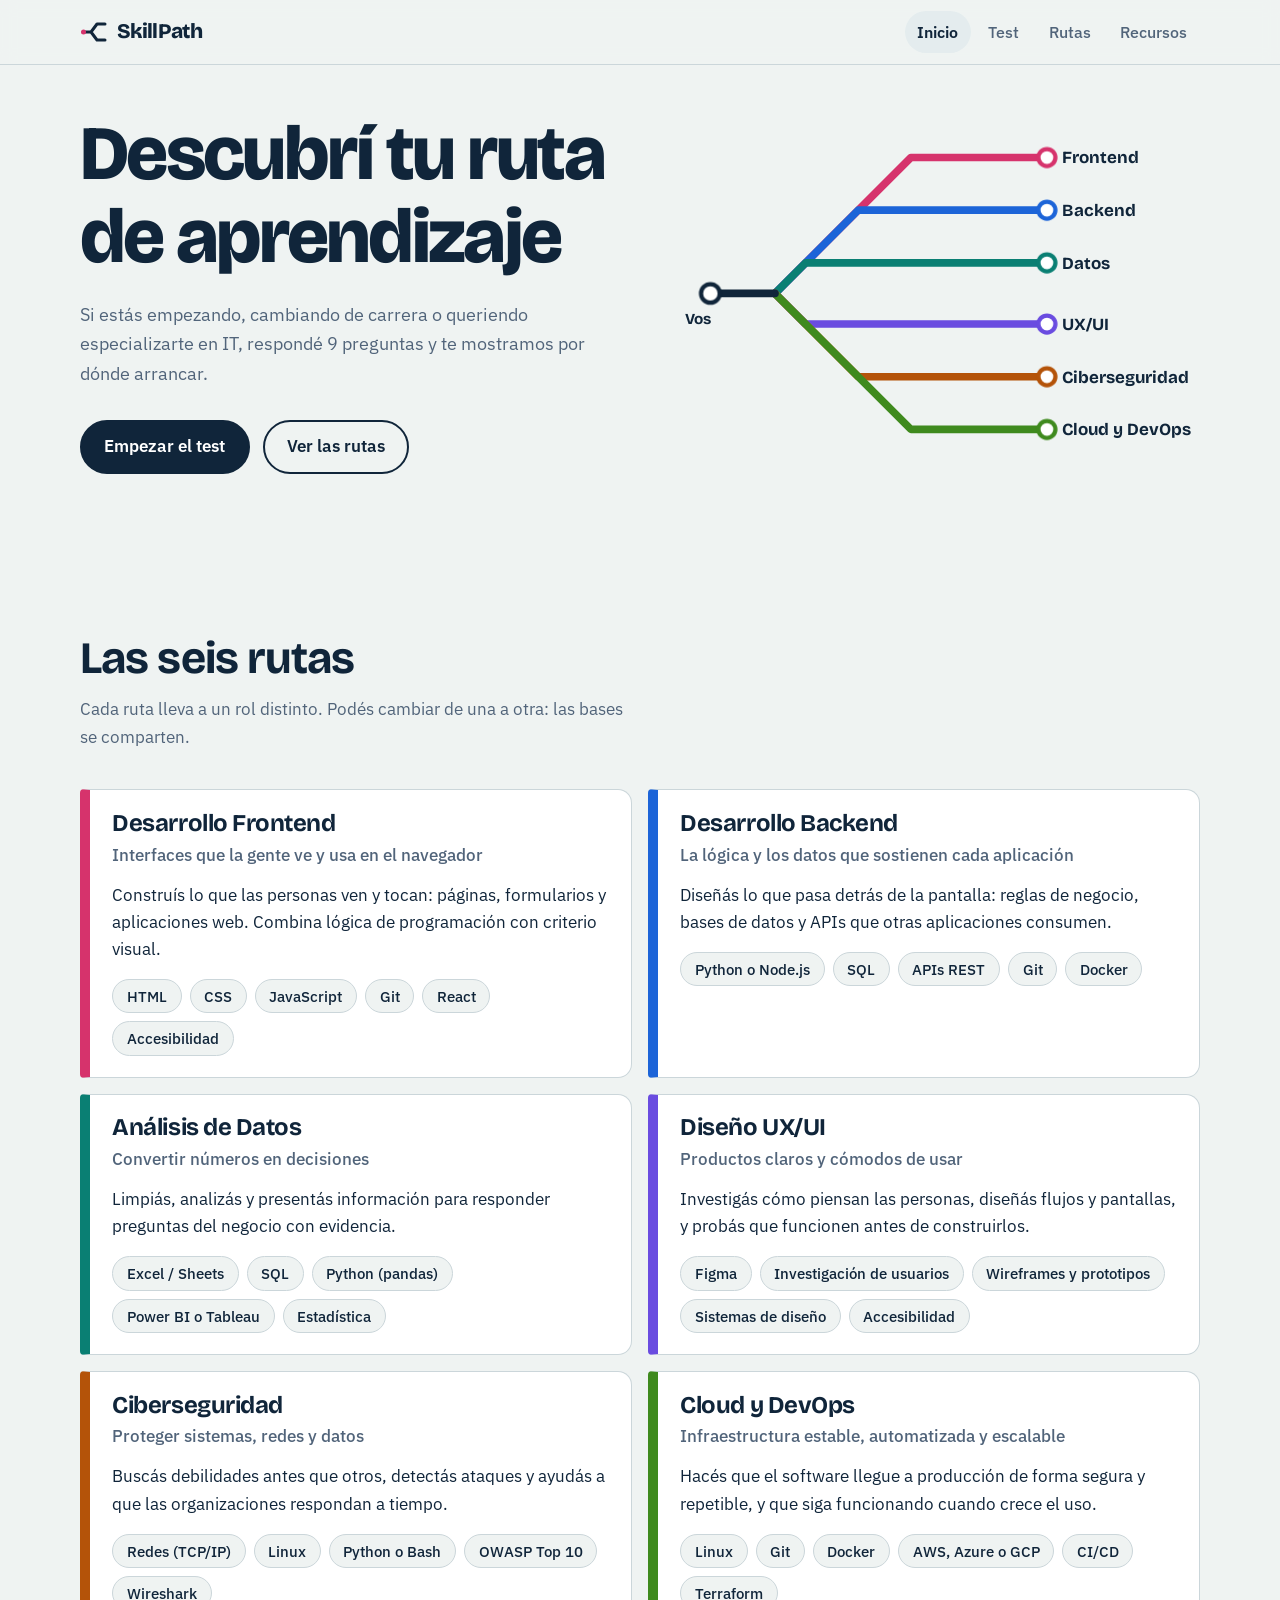
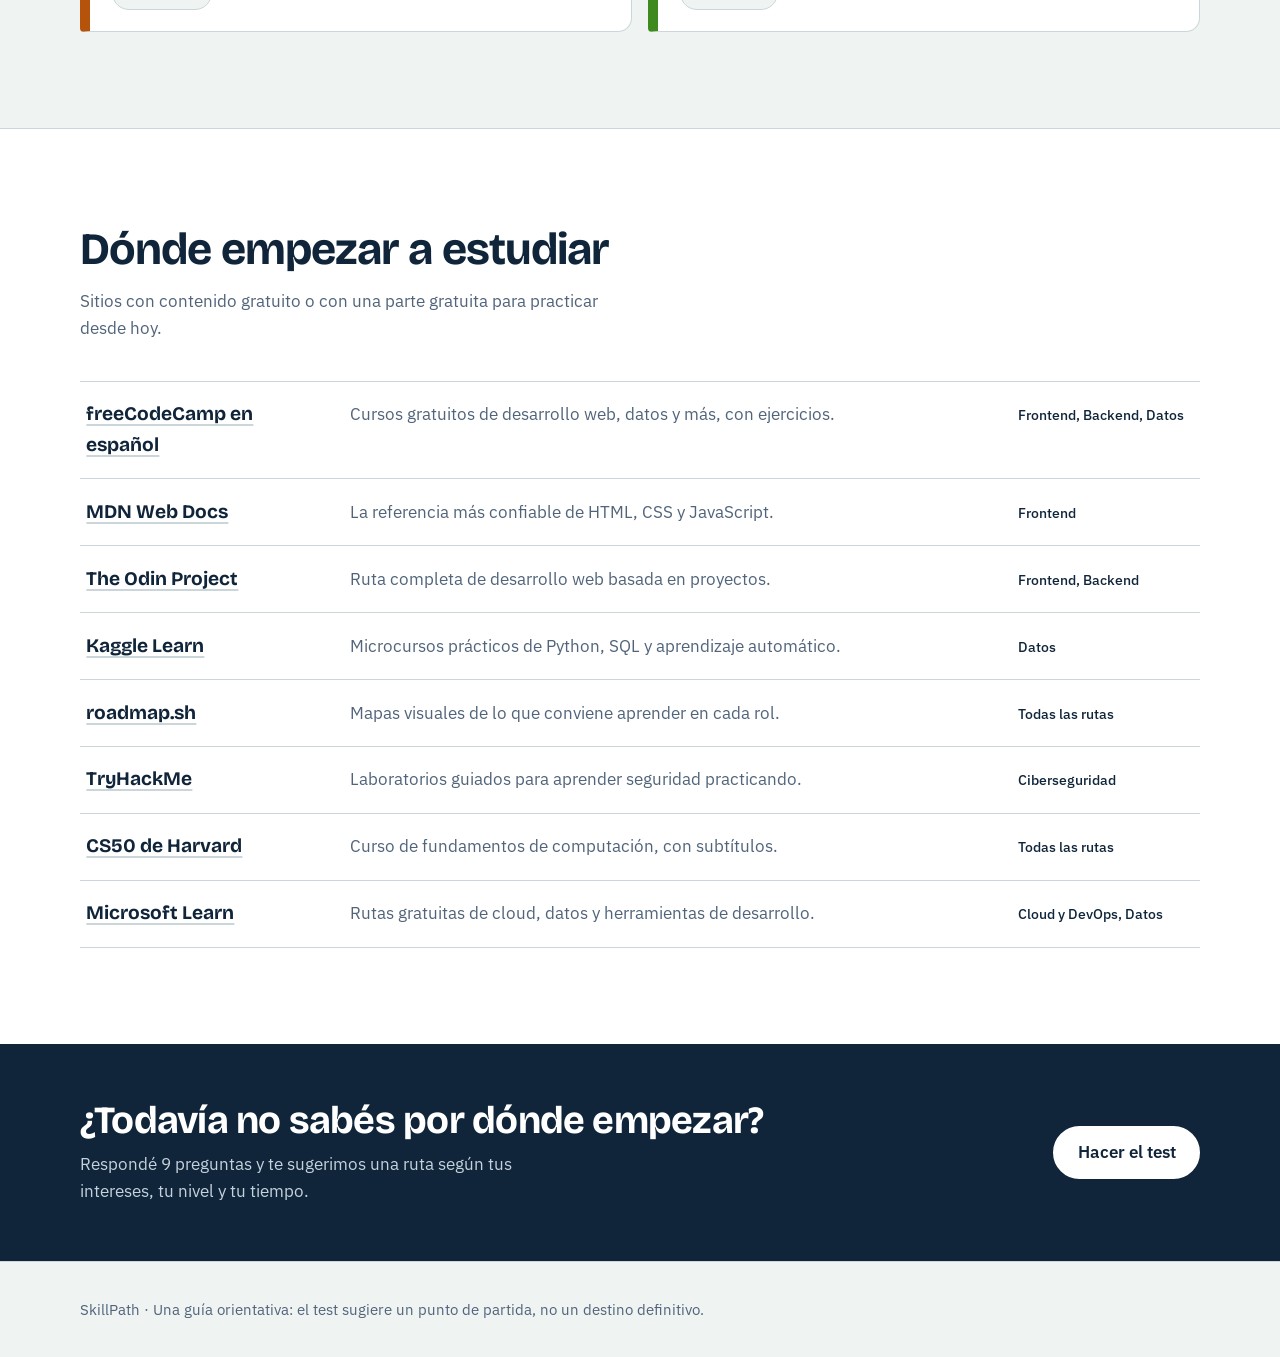
<file: index.html>
<!DOCTYPE html>
<html lang="es">
<head>
  <meta charset="UTF-8">
  <meta name="viewport" content="width=device-width, initial-scale=1">
  <title>SkillPath · Descubrí tu ruta de aprendizaje en tecnología</title>
  <meta name="description" content="Respondé 9 preguntas y descubrí qué ruta de aprendizaje IT se ajusta mejor a vos: Frontend, Backend, Datos, UX/UI, Ciberseguridad o Cloud y DevOps.">

  <!-- Tipografías (Google Fonts). Si no cargan, el navegador usa las de respaldo -->
  <link rel="preconnect" href="https://fonts.googleapis.com">
  <link rel="preconnect" href="https://fonts.gstatic.com" crossorigin>
  <link href="https://fonts.googleapis.com/css2?family=Bricolage+Grotesque:wght@500;700;800&family=IBM+Plex+Sans:wght@400;500;600&display=swap" rel="stylesheet">

  <link rel="stylesheet" href="style.css">
</head>

<body>
  <a class="skip-link" href="#main">Saltar al contenido</a>

  <!-- ===================== ENCABEZADO ===================== -->
  <header class="site-header">
    <div class="wrap header-inner">
      <a class="logo" href="#inicio" aria-label="SkillPath, ir al inicio">
        <!-- Logo: dos líneas que se separan desde un punto -->
        <svg viewBox="0 0 28 28" aria-hidden="true">
          <path d="M3 14h8l6-8h8M11 14l6 8h8" fill="none" stroke="#10253A" stroke-width="3" stroke-linecap="round" stroke-linejoin="round"/>
          <circle cx="3.5" cy="14" r="2.5" fill="#D6336C"/>
        </svg>
        SkillPath
      </a>
      <nav aria-label="Principal">
        <ul class="nav-list" id="navList">
          <li><a href="#inicio">Inicio</a></li>
          <li><a href="test.html">Test</a></li>
          <li><a href="#rutas">Rutas</a></li>
          <li><a href="#recursos">Recursos</a></li>
        </ul>
      </nav>
    </div>
  </header>

  <main id="main">

    <!-- ===================== HERO ===================== -->
    <section id="inicio" class="hero" aria-labelledby="hero-title">
      <div class="wrap hero-grid">
        <div>
          <h1 id="hero-title">Descubrí tu ruta de aprendizaje</h1>
          <p class="lead">
            Si estás empezando, cambiando de carrera o queriendo especializarte en IT, respondé 9 preguntas y te
            mostramos por dónde arrancar.
          </p>
          <div class="hero-actions">
            <a class="btn btn-primary" href="test.html" id="ctaStart">Empezar el test</a>
            <a class="btn btn-ghost" href="#rutas">Ver las rutas</a>
          </div>
        </div>

        <!-- Mapa decorativo: seis líneas parten de un mismo punto -->
        <svg class="route-map" viewBox="0 0 620 420" role="img" aria-label="Mapa con seis rutas que salen de un mismo punto de partida: Frontend, Backend, Datos, UX/UI, Ciberseguridad y Cloud y DevOps">
          <path class="line" pathLength="1" style="stroke:var(--front)" d="M120 210 L280 50 L440 50"/>
          <path class="line" pathLength="1" style="stroke:var(--back)"  d="M120 210 L218 112 L440 112"/>
          <path class="line" pathLength="1" style="stroke:var(--data)"  d="M120 210 L156 174 L440 174"/>
          <path class="line" pathLength="1" style="stroke:var(--ux)"    d="M120 210 L156 246 L440 246"/>
          <path class="line" pathLength="1" style="stroke:var(--sec)"   d="M120 210 L218 308 L440 308"/>
          <path class="line" pathLength="1" style="stroke:var(--cloud)" d="M120 210 L280 370 L440 370"/>
          <path d="M44 210 H120" stroke="#10253A" stroke-width="9" stroke-linecap="round" fill="none"/>
          <circle class="stop" cx="44" cy="210" r="11" stroke="#10253A"/>
          <text class="you label" x="14" y="246">Vos</text>
          <circle class="stop" cx="440" cy="50"  r="10" stroke="var(--front)"/><text class="label" x="458" y="57">Frontend</text>
          <circle class="stop" cx="440" cy="112" r="10" stroke="var(--back)"/> <text class="label" x="458" y="119">Backend</text>
          <circle class="stop" cx="440" cy="174" r="10" stroke="var(--data)"/> <text class="label" x="458" y="181">Datos</text>
          <circle class="stop" cx="440" cy="246" r="10" stroke="var(--ux)"/>   <text class="label" x="458" y="253">UX/UI</text>
          <circle class="stop" cx="440" cy="308" r="10" stroke="var(--sec)"/>  <text class="label" x="458" y="315">Ciberseguridad</text>
          <circle class="stop" cx="440" cy="370" r="10" stroke="var(--cloud)"/><text class="label" x="458" y="377">Cloud y DevOps</text>
        </svg>
      </div>
    </section>

    <!-- ===================== RUTAS ===================== -->
    <section id="rutas" class="section" aria-labelledby="rutas-title">
      <div class="wrap">
        <h2 id="rutas-title" class="section-title">Las seis rutas</h2>
        <p class="section-lead">Cada ruta lleva a un rol distinto. Podés cambiar de una a otra: las bases se comparten.</p>
        <ul class="routes-list" id="routesList"></ul>
      </div>
    </section>

    <!-- ===================== RECURSOS ===================== -->
    <section id="recursos" class="section resources-section" aria-labelledby="recursos-title">
      <div class="wrap">
        <h2 id="recursos-title" class="section-title">Dónde empezar a estudiar</h2>
        <p class="section-lead">Sitios con contenido gratuito o con una parte gratuita para practicar desde hoy.</p>
        <ul class="resources-list" id="resourcesList"></ul>
      </div>
    </section>
    <!-- ===================== CIERRE: LLEVA AL TEST ===================== -->
    <section class="cta-band" aria-labelledby="cta-title">
      <div class="wrap">
        <div>
          <h2 id="cta-title">¿Todavía no sabés por dónde empezar?</h2>
          <p>Respondé 9 preguntas y te sugerimos una ruta según tus intereses, tu nivel y tu tiempo.</p>
        </div>
        <a class="btn" href="test.html">Hacer el test</a>
      </div>
    </section>
  </main>

  <footer class="site-footer">
    <div class="wrap">SkillPath · Una guía orientativa: el test sugiere un punto de partida, no un destino definitivo.</div>
  </footer>

  <script src="script.js" defer></script>
</body>
</html>
</file>
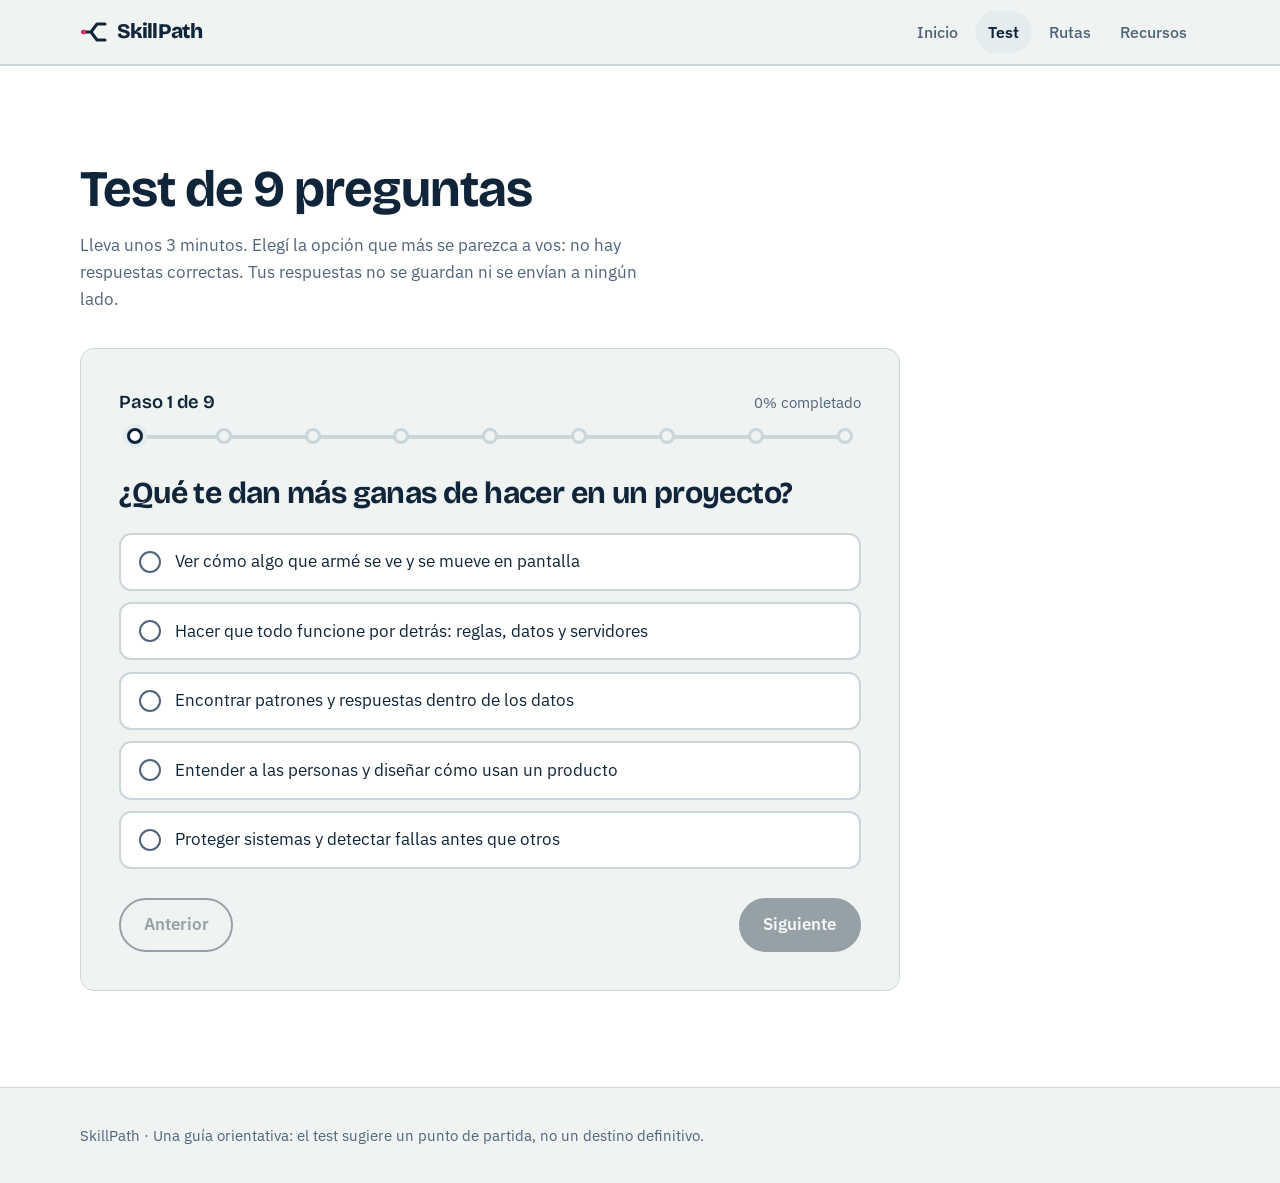
<file: test.html>
<!DOCTYPE html>
<html lang="es">
<head>
  <meta charset="UTF-8">
  <meta name="viewport" content="width=device-width, initial-scale=1">
  <title>Test de ruta · SkillPath</title>
  <meta name="description" content="Test de 9 preguntas para descubrir qué ruta de aprendizaje en tecnología se ajusta mejor a vos.">

  <!-- Tipografías (Google Fonts). Si no cargan, el navegador usa las de respaldo -->
  <link rel="preconnect" href="https://fonts.googleapis.com">
  <link rel="preconnect" href="https://fonts.gstatic.com" crossorigin>
  <link href="https://fonts.googleapis.com/css2?family=Bricolage+Grotesque:wght@500;700;800&family=IBM+Plex+Sans:wght@400;500;600&display=swap" rel="stylesheet">

  <link rel="stylesheet" href="style.css">
</head>

<body class="page-test">
  <a class="skip-link" href="#main">Saltar al contenido</a>

  <!-- ===================== ENCABEZADO ===================== -->
  <header class="site-header">
    <div class="wrap header-inner">
      <a class="logo" href="index.html" aria-label="SkillPath, ir al inicio">
        <!-- Logo: dos líneas que se separan desde un punto -->
        <svg viewBox="0 0 28 28" aria-hidden="true">
          <path d="M3 14h8l6-8h8M11 14l6 8h8" fill="none" stroke="#10253A" stroke-width="3" stroke-linecap="round" stroke-linejoin="round"/>
          <circle cx="3.5" cy="14" r="2.5" fill="#D6336C"/>
        </svg>
        SkillPath
      </a>
      <nav aria-label="Principal">
        <ul class="nav-list" id="navList">
          <li><a href="index.html">Inicio</a></li>
          <li><a href="test.html" aria-current="true">Test</a></li>
          <li><a href="index.html#rutas">Rutas</a></li>
          <li><a href="index.html#recursos">Recursos</a></li>
        </ul>
      </nav>
    </div>
  </header>

  <main id="main">
    <!-- ===================== TEST ===================== -->
    <section id="test" class="section test-section" aria-labelledby="test-title">
      <div class="wrap">
        <h1 id="test-title" class="section-title">Test de 9 preguntas</h1>
        <p class="section-lead">
          Lleva unos 3 minutos. Elegí la opción que más se parezca a vos: no hay respuestas correctas.
          Tus respuestas no se guardan ni se envían a ningún lado.
        </p>

        <!-- script.js dibuja acá cada pregunta y, al final, el resultado -->
        <div class="quiz" id="quiz">
          <noscript>Necesitás activar JavaScript para hacer el test.</noscript>
        </div>
      </div>
    </section>
  </main>

  <footer class="site-footer">
    <div class="wrap">SkillPath · Una guía orientativa: el test sugiere un punto de partida, no un destino definitivo.</div>
  </footer>

  <script src="script.js" defer></script>
</body>
</html>
</file>
<file: style.css>
/* =========================================================
   1. TOKENS DE DISEÑO
   Cada ruta tiene su "color de línea", como en un mapa de subte.
   ========================================================= */
:root {
  --bg: #EFF3F2;
  --surface: #FFFFFF;
  --ink: #10253A;
  --muted: #51647A;
  --rule: #CBD6DA;
  --tint: #E4ECEE;
  --focus: #0B57D0;

  --front: #D6336C;
  --back:  #1C64D8;
  --data:  #0A7F73;
  --ux:    #6A4CE0;
  --sec:   #B45309;
  --cloud: #3F8A1E;

  --font-display: "Bricolage Grotesque", "Trebuchet MS", system-ui, sans-serif;
  --font-body: "IBM Plex Sans", system-ui, -apple-system, "Segoe UI", sans-serif;

  --radius: 14px;
  --header-h: 64px;
  color-scheme: light;
}

/* =========================================================
   2. BASE
   ========================================================= */
*, *::before, *::after { box-sizing: border-box; }
html { scroll-behavior: smooth; -webkit-text-size-adjust: 100%; }
body {
  margin: 0;
  font-family: var(--font-body);
  font-size: 1.0625rem;
  line-height: 1.6;
  color: var(--ink);
  background: var(--bg);
}
h1, h2, h3 { font-family: var(--font-display); line-height: 1.08; margin: 0; letter-spacing: -0.02em; }
p { margin: 0; }
ul, ol { margin: 0; padding: 0; list-style: none; }
a { color: inherit; }
button { font: inherit; cursor: pointer; }
:focus-visible { outline: 3px solid var(--focus); outline-offset: 3px; border-radius: 6px; }
section[id] { scroll-margin-top: calc(var(--header-h) + 16px); }

.wrap { width: min(1120px, 100% - 2.5rem); margin-inline: auto; }
.section { padding-block: 4.5rem; }
.section-title { font-size: clamp(1.9rem, 4.5vw, 2.8rem); font-weight: 700; }
.section-lead { margin-top: 0.9rem; max-width: 56ch; color: var(--muted); }

.sr-only {
  position: absolute; width: 1px; height: 1px; margin: -1px; padding: 0;
  overflow: hidden; clip: rect(0 0 0 0); white-space: nowrap; border: 0;
}
.skip-link {
  position: absolute; left: 1rem; top: -4rem; z-index: 100;
  background: var(--ink); color: #fff; padding: 0.6rem 1rem; border-radius: 8px;
}
.skip-link:focus { top: 1rem; }

/* =========================================================
   3. BOTONES
   ========================================================= */
.btn {
  display: inline-flex; align-items: center; justify-content: center; gap: 0.5rem;
  min-height: 48px; padding: 0.7rem 1.4rem;
  border-radius: 999px; border: 2px solid var(--ink);
  font-weight: 600; text-decoration: none;
  transition: background-color .15s, color .15s, transform .15s;
}
.btn-primary { background: var(--ink); color: #fff; }
.btn-primary:hover:not(:disabled) { background: #1B3A57; }
.btn-ghost { background: transparent; color: var(--ink); }
.btn-ghost:hover:not(:disabled) { background: var(--tint); }
.btn:disabled { opacity: .4; cursor: not-allowed; }

/* =========================================================
   4. HEADER / NAVEGACIÓN
   ========================================================= */
.site-header {
  position: sticky; top: 0; z-index: 50;
  background: rgba(239, 243, 242, .92);
  backdrop-filter: blur(8px);
  border-bottom: 1px solid var(--rule);
}
.header-inner {
  min-height: var(--header-h);
  display: flex; align-items: center; justify-content: space-between;
  flex-wrap: wrap; gap: 0.25rem 1rem;
}
.logo {
  display: inline-flex; align-items: center; gap: 0.55rem;
  font-family: var(--font-display); font-weight: 800; font-size: 1.3rem;
  text-decoration: none; letter-spacing: -0.03em;
}
.logo svg { width: 28px; height: 28px; }
.nav-list { display: flex; gap: 0.25rem; }
.nav-list a {
  display: block; padding: 0.55rem 0.8rem; border-radius: 999px;
  text-decoration: none; font-weight: 500; font-size: 0.97rem; color: var(--muted);
}
.nav-list a:hover { background: var(--tint); color: var(--ink); }
.nav-list a[aria-current="true"] { color: var(--ink); background: var(--tint); font-weight: 600; }

/* =========================================================
   5. HERO
   ========================================================= */
.hero { padding-block: 3rem 4rem; }
.hero-grid { display: grid; gap: 2.5rem; align-items: center; }
.hero h1 { font-size: clamp(2.5rem, 8vw, 4.8rem); font-weight: 800; letter-spacing: -0.035em; }
.hero p.lead { margin-top: 1.3rem; max-width: 46ch; font-size: 1.15rem; color: var(--muted); }
.hero-actions { margin-top: 2rem; display: flex; flex-wrap: wrap; gap: 0.8rem; }

/* Mapa de líneas del hero: el elemento memorable de la página */
.route-map { width: 100%; height: auto; display: block; }
.route-map .line { fill: none; stroke-width: 9; stroke-linecap: round; stroke-linejoin: round; }
.route-map .stop { fill: var(--surface); stroke-width: 5; }
.route-map text { font-family: var(--font-display); font-weight: 700; font-size: 20px; fill: var(--ink); }
.route-map .you { font-size: 18px; font-weight: 700; }

@media (prefers-reduced-motion: no-preference) {
  .route-map .line { stroke-dasharray: 1; stroke-dashoffset: 1; animation: draw 1.4s cubic-bezier(.5,.1,.2,1) forwards; }
  .route-map .line:nth-of-type(2) { animation-delay: .08s; }
  .route-map .line:nth-of-type(3) { animation-delay: .16s; }
  .route-map .line:nth-of-type(4) { animation-delay: .24s; }
  .route-map .line:nth-of-type(5) { animation-delay: .32s; }
  .route-map .line:nth-of-type(6) { animation-delay: .40s; }
  .route-map .stop, .route-map .label { opacity: 0; animation: fade .4s ease-out 1.1s forwards; }
}
@keyframes draw { to { stroke-dashoffset: 0; } }
@keyframes fade { to { opacity: 1; } }

/* =========================================================
   6. TEST
   ========================================================= */
.test-section { background: var(--surface); border-block: 1px solid var(--rule); }
.quiz {
  margin-top: 2.2rem;
  background: var(--bg);
  border: 1px solid var(--rule);
  border-radius: var(--radius);
  padding: clamp(1.1rem, 3.5vw, 2.4rem);
  max-width: 820px;
}

/* Indicador de progreso: 9 estaciones sobre una línea */
.progress-head { display: flex; justify-content: space-between; align-items: baseline; margin-bottom: 0.7rem; font-weight: 600; }
.progress-head .count { font-family: var(--font-display); font-size: 1.15rem; }
.progress-head .hint { color: var(--muted); font-weight: 400; font-size: .92rem; }
.track { position: relative; height: 18px; padding-inline: 8px; --p: 0; }
.track::before, .track .fill { content: ""; position: absolute; top: 7px; height: 4px; left: 8px; border-radius: 2px; }
.track::before { right: 8px; background: var(--rule); }
.track .fill { width: calc((100% - 16px) * var(--p)); background: var(--ink); transition: width .3s ease; z-index: 1; }
.stations { position: relative; z-index: 2; display: flex; justify-content: space-between; }
.station { width: 16px; height: 16px; border-radius: 50%; background: var(--bg); border: 3px solid var(--rule); transition: background-color .3s, border-color .3s; }
.station.done { background: var(--ink); border-color: var(--ink); }
.station.current { background: var(--surface); border-color: var(--ink); box-shadow: 0 0 0 4px var(--tint); }

.question { border: 0; padding: 0; margin: 1.8rem 0 0; min-width: 0; }
.question legend {
  padding: 0; width: 100%;
  font-family: var(--font-display); font-weight: 700;
  font-size: clamp(1.4rem, 3.6vw, 1.9rem); line-height: 1.2; letter-spacing: -0.02em;
}
.question legend:focus { outline: none; }
.q-help { margin-top: 0.4rem; color: var(--muted); font-size: .97rem; }
.options { margin-top: 1.3rem; display: grid; gap: 0.7rem; }

/* Cada opción es un radio nativo con aspecto de tarjeta (accesible por teclado) */
.option { position: relative; display: block; }
.option input { position: absolute; inset: 0; opacity: 0; margin: 0; cursor: pointer; }
.option .card {
  display: flex; gap: 0.9rem; align-items: center;
  min-height: 56px; padding: 0.85rem 1.1rem;
  background: var(--surface); border: 2px solid var(--rule); border-radius: 12px;
  transition: border-color .15s, background-color .15s;
}
.option .dot {
  flex: none; width: 22px; height: 22px; border-radius: 50%;
  border: 2px solid var(--muted); display: grid; place-items: center;
}
.option .dot::after { content: ""; width: 10px; height: 10px; border-radius: 50%; background: var(--ink); transform: scale(0); transition: transform .15s; }
.option:hover .card { border-color: var(--muted); }
.option input:checked + .card { border-color: var(--ink); background: #E9F0F2; }
.option input:checked + .card .dot { border-color: var(--ink); }
.option input:checked + .card .dot::after { transform: scale(1); }
.option input:focus-visible + .card { outline: 3px solid var(--focus); outline-offset: 3px; }

.quiz-actions { margin-top: 1.8rem; display: flex; justify-content: space-between; gap: 0.8rem; flex-wrap: wrap; }

/* =========================================================
   7. RESULTADO
   ========================================================= */
.result { --c: var(--ink); }
.result-band { height: 10px; border-radius: 5px; background: var(--c); }
.result h3.result-title { margin-top: 1.1rem; font-size: clamp(2rem, 6vw, 3.1rem); font-weight: 800; letter-spacing: -0.03em; }
.result h3.result-title:focus { outline: none; }
.result .kicker { margin-top: 1.4rem; color: var(--muted); font-weight: 500; }
.result .desc { margin-top: 0.8rem; max-width: 60ch; }
.result h4 { font-family: var(--font-display); font-size: 1.2rem; margin: 2rem 0 0.7rem; letter-spacing: -0.01em; }
.chips { display: flex; flex-wrap: wrap; gap: 0.5rem; }
.chip { background: var(--surface); border: 1.5px solid var(--c); border-radius: 999px; padding: 0.25rem 0.85rem; font-size: .95rem; font-weight: 500; }
.steps { counter-reset: s; display: grid; gap: 0.7rem; }
.steps li { counter-increment: s; position: relative; padding-left: 2.6rem; max-width: 62ch; }
.steps li::before {
  content: counter(s); position: absolute; left: 0; top: 0.1rem;
  width: 1.8rem; height: 1.8rem; border-radius: 50%;
  display: grid; place-items: center; font-weight: 700; font-size: .9rem;
  background: var(--c); color: #fff;
}
.pace { margin-top: 1.4rem; padding: 0.9rem 1.1rem; border-left: 4px solid var(--c); background: var(--surface); border-radius: 0 10px 10px 0; max-width: 62ch; }
.affinity { display: grid; gap: 0.8rem; max-width: 520px; }
.affinity-row { display: grid; grid-template-columns: 9.5rem 1fr 3rem; align-items: center; gap: 0.7rem; font-size: .97rem; }
.bar { height: 10px; border-radius: 5px; background: var(--rule); overflow: hidden; }
.bar span { display: block; height: 100%; border-radius: 5px; background: var(--c2); }
.affinity-row .pct { text-align: right; font-weight: 600; font-variant-numeric: tabular-nums; }
.result-actions { margin-top: 2.2rem; display: flex; flex-wrap: wrap; gap: 0.8rem; }

/* =========================================================
   8. RUTAS
   ========================================================= */
.routes-list { margin-top: 2.4rem; display: grid; gap: 1rem; }
.route-item {
  --c: var(--ink);
  background: var(--surface); border: 1px solid var(--rule);
  border-left: 10px solid var(--c); border-radius: 4px var(--radius) var(--radius) 4px;
  padding: 1.3rem 1.4rem;
}
.route-item h3 { font-size: 1.5rem; font-weight: 700; }
.route-item .tag { margin-top: 0.3rem; color: var(--muted); font-weight: 500; }
.route-item .desc { margin-top: 0.8rem; }
.route-item .chips { margin-top: 1rem; }
.route-item .chip { border-color: var(--rule); background: var(--bg); }

/* =========================================================
   9. RECURSOS
   ========================================================= */
.resources-section { background: var(--surface); border-top: 1px solid var(--rule); }
.resources-list { margin-top: 2.4rem; display: grid; gap: 0; border-top: 1px solid var(--rule); }
.resource a {
  display: grid; gap: 0.2rem; padding: 1.1rem 0.4rem; text-decoration: none;
  border-bottom: 1px solid var(--rule);
}
.resource a:hover { background: var(--bg); }
.resource .r-name { font-family: var(--font-display); font-weight: 700; font-size: 1.2rem; text-decoration: underline; text-decoration-thickness: 2px; text-underline-offset: 4px; text-decoration-color: var(--rule); }
.resource a:hover .r-name { text-decoration-color: var(--ink); }
.resource .r-desc { color: var(--muted); }
.resource .r-for { font-size: .9rem; font-weight: 500; }

/* =========================================================
   10. FOOTER
   ========================================================= */
.site-footer { padding-block: 2.2rem; color: var(--muted); font-size: .95rem; border-top: 1px solid var(--rule); }

/* =========================================================
   11. RESPONSIVE (mobile-first: lo de arriba es móvil)
   ========================================================= */
@media (max-width: 560px) {
  :root { --header-h: 100px; }
  .header-inner { padding-block: 0.5rem 0.4rem; }
  .nav-list { width: 100%; justify-content: space-between; }
  .nav-list a { padding: 0.5rem 0.6rem; }
  .affinity-row { grid-template-columns: 7.5rem 1fr 2.8rem; }
  .quiz-actions .btn { flex: 1; }
}
@media (min-width: 720px) {
  .routes-list { grid-template-columns: repeat(2, 1fr); }
  .resource a { grid-template-columns: 15rem 1fr 11rem; align-items: baseline; gap: 1.5rem; }
}
@media (min-width: 940px) {
  .hero-grid { grid-template-columns: 1.05fr 1fr; }
  .section { padding-block: 6rem; }
}
@media (prefers-reduced-motion: reduce) {
  html { scroll-behavior: auto; }
  * { transition: none !important; }
}

/* =========================================================
   12. AJUSTES MULTIPÁGINA
   ========================================================= */
.quiz { scroll-margin-top: calc(var(--header-h) + 16px); }

/* Página del test: ocupa toda la pantalla, sin otras secciones alrededor */
.page-test .test-section { min-height: calc(100vh - var(--header-h)); border-bottom: 0; }
.page-test .test-section .section-title { font-size: clamp(2rem, 5vw, 3.2rem); }

/* Banda de cierre de la portada que lleva al test */
.cta-band { background: var(--ink); color: #fff; }
.cta-band .wrap { display: grid; gap: 1.4rem; align-items: center; padding-block: 3.5rem; }
.cta-band h2 { font-size: clamp(1.7rem, 4vw, 2.4rem); font-weight: 700; }
.cta-band p { margin-top: 0.6rem; color: #C4D2DE; max-width: 50ch; }
.cta-band .btn { background: #fff; color: var(--ink); border-color: #fff; justify-self: start; }
.cta-band .btn:hover { background: var(--tint); }
.cta-band .btn:focus-visible { outline-color: #fff; }
@media (min-width: 720px) {
  .cta-band .wrap { grid-template-columns: 1fr auto; }
  .cta-band .btn { justify-self: end; }
}
</file>
